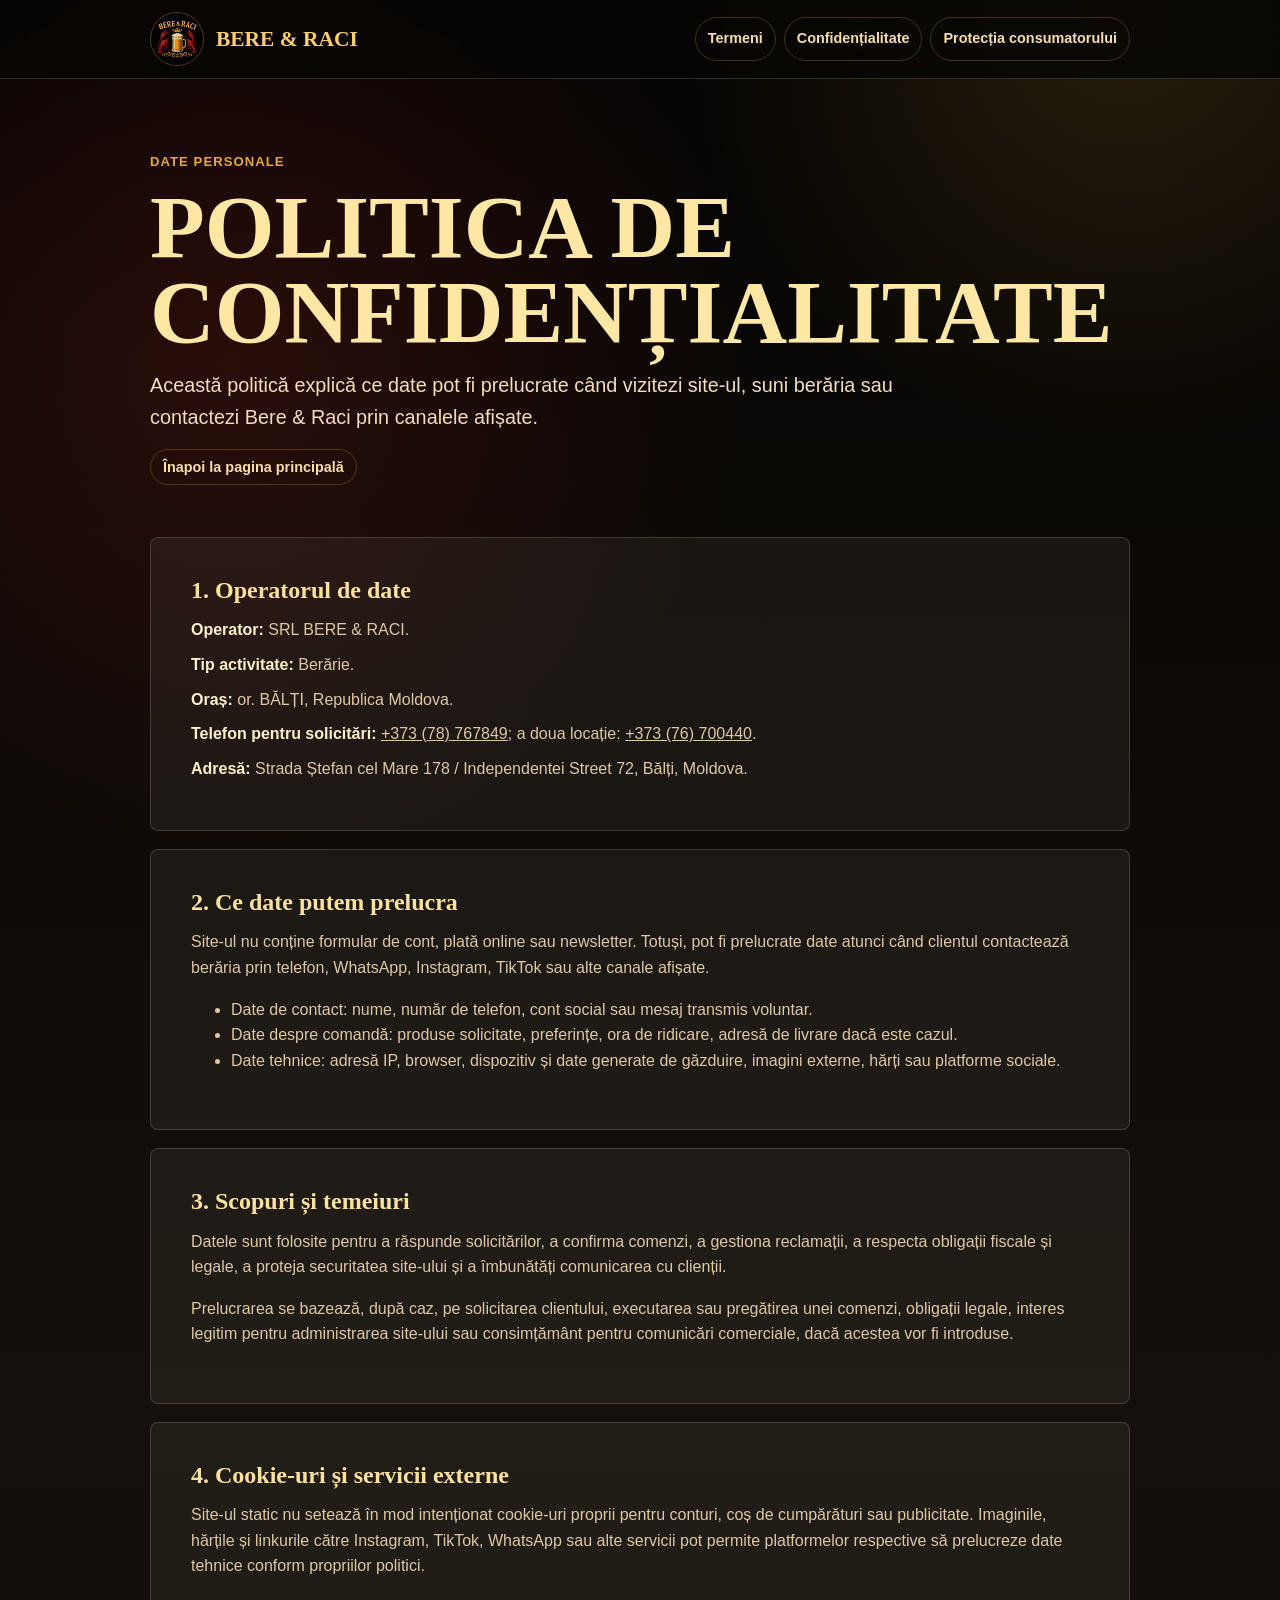
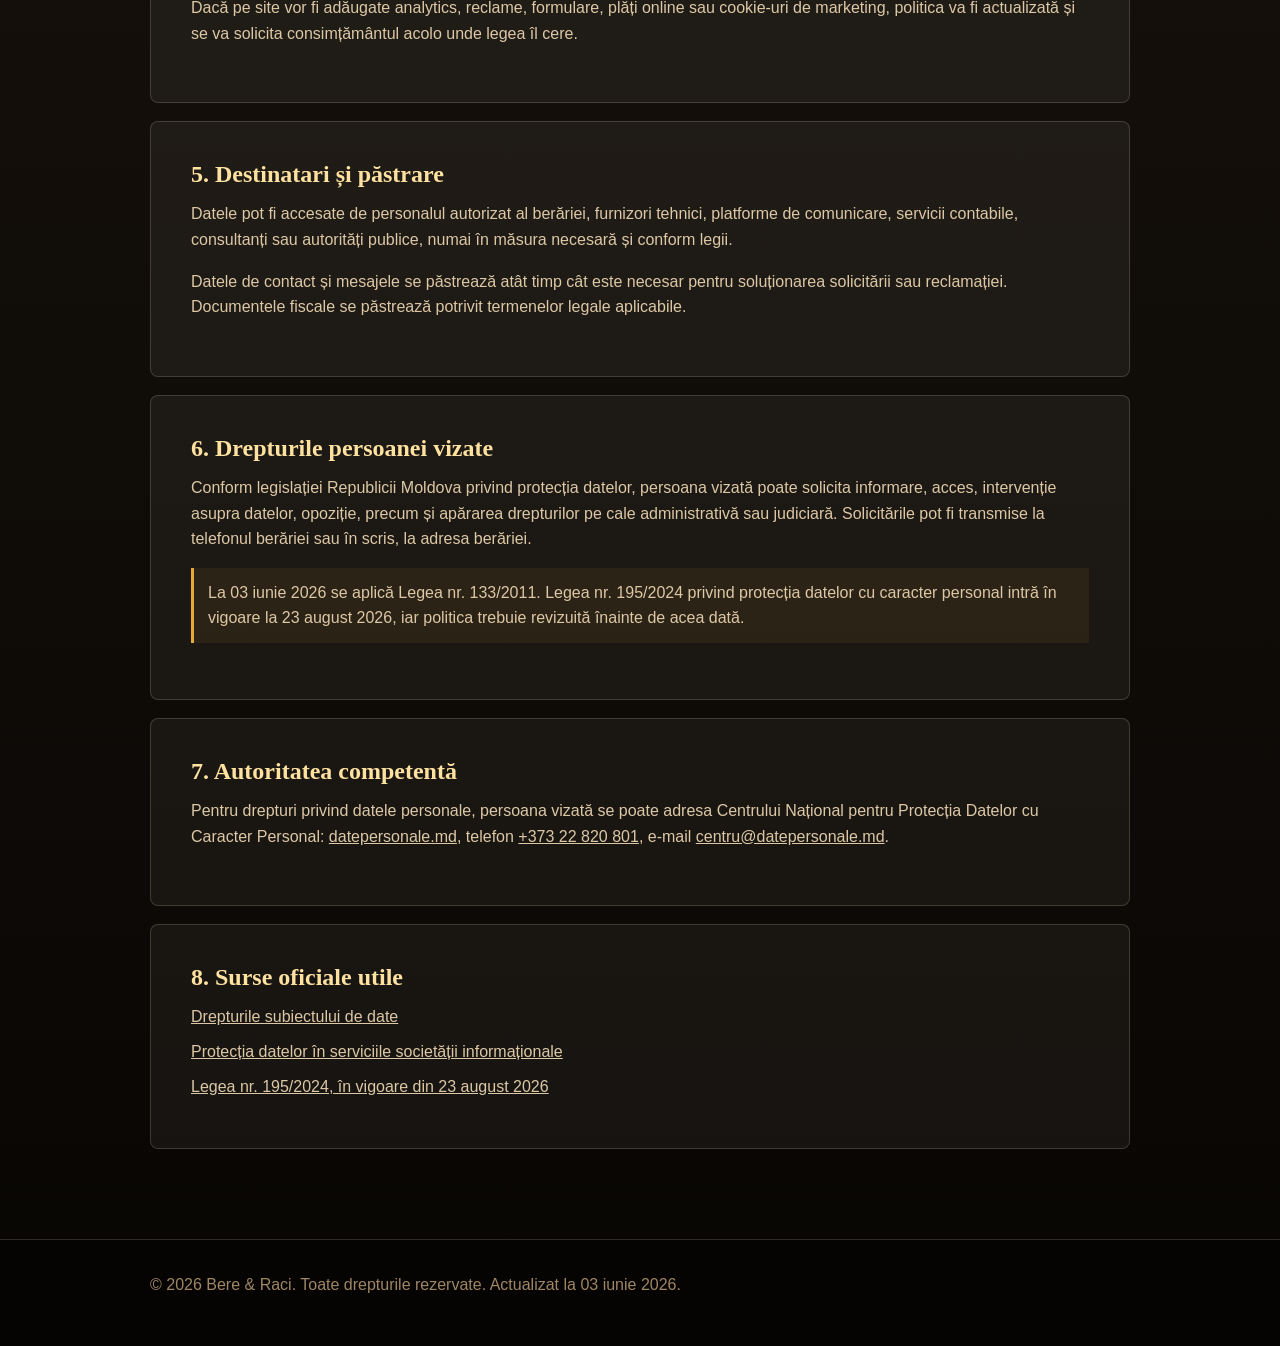
<file: politica-de-confidentialitate.html>
<!doctype html>
<html lang="ro">
<head>
  <meta charset="utf-8">
  <script>
    if (location.protocol === "http:" && /^(www\.)?bereraci\.md$/i.test(location.hostname)) {
      location.replace(`https://bereraci.md${location.pathname}${location.search}${location.hash}`);
    }
  </script>
  <meta name="viewport" content="width=device-width, initial-scale=1">
  <meta http-equiv="Content-Security-Policy" content="upgrade-insecure-requests">
  <title>Politica de confidențialitate | Bere & Raci</title>
  <meta name="description" content="Politica de confidențialitate pentru Bere & Raci din Bălți. Adrese corecte: Strada Ștefan cel Mare 178 și Independentei Street 72.">
  <meta name="robots" content="index, follow">
  <link rel="canonical" href="https://bereraci.md/politica-de-confidentialitate.html">
  <link rel="icon" type="image/png" sizes="96x96" href="https://bereraci.md/favicon-96x96.png">
  <link rel="icon" type="image/png" sizes="48x48" href="https://bereraci.md/favicon-48x48.png">
  <link rel="shortcut icon" href="https://bereraci.md/favicon.ico">
  <link rel="apple-touch-icon" sizes="180x180" href="https://bereraci.md/apple-touch-icon.png">
  <link rel="apple-touch-icon-precomposed" sizes="180x180" href="https://bereraci.md/apple-touch-icon-precomposed.png">
  <link rel="manifest" href="https://bereraci.md/site.webmanifest">
  <meta name="theme-color" content="#080604">
  <meta name="msapplication-TileColor" content="#080604">
  <meta name="msapplication-config" content="/browserconfig.xml">
  <link rel="stylesheet" href="legal.css">
</head>
<body>
  <header class="topbar">
    <div class="shell nav">
      <a class="brand" href="index.html" aria-label="Înapoi la Bere & Raci">
        <img class="brand-logo" src="logo-raci.jpg" alt="Logo Bere & Raci">
        <span class="brand-name">Bere & Raci</span>
      </a>
      <nav class="menu" aria-label="Pagini legale">
        <a href="termeni-si-conditii.html">Termeni</a>
        <a href="politica-de-confidentialitate.html">Confidențialitate</a>
        <a href="protectia-consumatorului.html">Protecția consumatorului</a>
      </nav>
    </div>
  </header>

  <main>
    <section class="hero">
      <div class="shell">
        <p class="eyebrow">Date personale</p>
        <h1>Politica de confidențialitate</h1>
        <p class="lead">Această politică explică ce date pot fi prelucrate când vizitezi site-ul, suni berăria sau contactezi Bere & Raci prin canalele afișate.</p>
        <a class="back-link" href="index.html">Înapoi la pagina principală</a>
      </div>
    </section>

    <section class="content">
      <div class="shell">
        <article class="legal-card">
          <h2>1. Operatorul de date</h2>
          <ul class="info-list">
            <li><strong>Operator:</strong> SRL BERE & RACI.</li>
            <li><strong>Tip activitate:</strong> Berărie.</li>
            <li><strong>Oraș:</strong> or. BĂLȚI, Republica Moldova.</li>
            <li><strong>Telefon pentru solicitări:</strong> <a href="tel:+37378767849">+373 (78) 767849</a>; a doua locație: <a href="tel:+37376700440">+373 (76) 700440</a>.</li>
            <li><strong>Adresă:</strong> Strada Ștefan cel Mare 178 / Independentei Street 72, Bălți, Moldova.</li>
          </ul>
        </article>

        <article class="legal-card">
          <h2>2. Ce date putem prelucra</h2>
          <p>Site-ul nu conține formular de cont, plată online sau newsletter. Totuși, pot fi prelucrate date atunci când clientul contactează berăria prin telefon, WhatsApp, Instagram, TikTok sau alte canale afișate.</p>
          <ul>
            <li>Date de contact: nume, număr de telefon, cont social sau mesaj transmis voluntar.</li>
            <li>Date despre comandă: produse solicitate, preferințe, ora de ridicare, adresă de livrare dacă este cazul.</li>
            <li>Date tehnice: adresă IP, browser, dispozitiv și date generate de găzduire, imagini externe, hărți sau platforme sociale.</li>
          </ul>
        </article>

        <article class="legal-card">
          <h2>3. Scopuri și temeiuri</h2>
          <p>Datele sunt folosite pentru a răspunde solicitărilor, a confirma comenzi, a gestiona reclamații, a respecta obligații fiscale și legale, a proteja securitatea site-ului și a îmbunătăți comunicarea cu clienții.</p>
          <p>Prelucrarea se bazează, după caz, pe solicitarea clientului, executarea sau pregătirea unei comenzi, obligații legale, interes legitim pentru administrarea site-ului sau consimțământ pentru comunicări comerciale, dacă acestea vor fi introduse.</p>
        </article>

        <article class="legal-card">
          <h2>4. Cookie-uri și servicii externe</h2>
          <p>Site-ul static nu setează în mod intenționat cookie-uri proprii pentru conturi, coș de cumpărături sau publicitate. Imaginile, hărțile și linkurile către Instagram, TikTok, WhatsApp sau alte servicii pot permite platformelor respective să prelucreze date tehnice conform propriilor politici.</p>
          <p>Dacă pe site vor fi adăugate analytics, reclame, formulare, plăți online sau cookie-uri de marketing, politica va fi actualizată și se va solicita consimțământul acolo unde legea îl cere.</p>
        </article>

        <article class="legal-card">
          <h2>5. Destinatari și păstrare</h2>
          <p>Datele pot fi accesate de personalul autorizat al berăriei, furnizori tehnici, platforme de comunicare, servicii contabile, consultanți sau autorități publice, numai în măsura necesară și conform legii.</p>
          <p>Datele de contact și mesajele se păstrează atât timp cât este necesar pentru soluționarea solicitării sau reclamației. Documentele fiscale se păstrează potrivit termenelor legale aplicabile.</p>
        </article>

        <article class="legal-card">
          <h2>6. Drepturile persoanei vizate</h2>
          <p>Conform legislației Republicii Moldova privind protecția datelor, persoana vizată poate solicita informare, acces, intervenție asupra datelor, opoziție, precum și apărarea drepturilor pe cale administrativă sau judiciară. Solicitările pot fi transmise la telefonul berăriei sau în scris, la adresa berăriei.</p>
          <p class="notice">La 03 iunie 2026 se aplică Legea nr. 133/2011. Legea nr. 195/2024 privind protecția datelor cu caracter personal intră în vigoare la 23 august 2026, iar politica trebuie revizuită înainte de acea dată.</p>
        </article>

        <article class="legal-card">
          <h2>7. Autoritatea competentă</h2>
          <p>Pentru drepturi privind datele personale, persoana vizată se poate adresa Centrului Național pentru Protecția Datelor cu Caracter Personal: <a href="https://datepersonale.md/" target="_blank" rel="noreferrer">datepersonale.md</a>, telefon <a href="tel:+37322820801">+373 22 820 801</a>, e-mail <a href="mailto:centru@datepersonale.md">centru@datepersonale.md</a>.</p>
        </article>

        <article class="legal-card">
          <h2>8. Surse oficiale utile</h2>
          <ul class="source-list">
            <li><a href="https://datepersonale.md/data-subjects/right-of-the-data-subjects/" target="_blank" rel="noreferrer">Drepturile subiectului de date</a></li>
            <li><a href="https://old.consumator.gov.md/rom/comertul-electronic" target="_blank" rel="noreferrer">Protecția datelor în serviciile societății informaționale</a></li>
            <li><a href="https://www.justice.gov.md/ro/content/noile-prevederi-care-vor-proteja-datele-cu-caracter-personal-incepand-cu-august-2026" target="_blank" rel="noreferrer">Legea nr. 195/2024, în vigoare din 23 august 2026</a></li>
          </ul>
        </article>
      </div>
    </section>
  </main>

  <footer>
    <div class="shell">
      <p>© 2026 Bere & Raci. Toate drepturile rezervate. Actualizat la 03 iunie 2026.</p>
    </div>
  </footer>
</body>
</html>
</file>
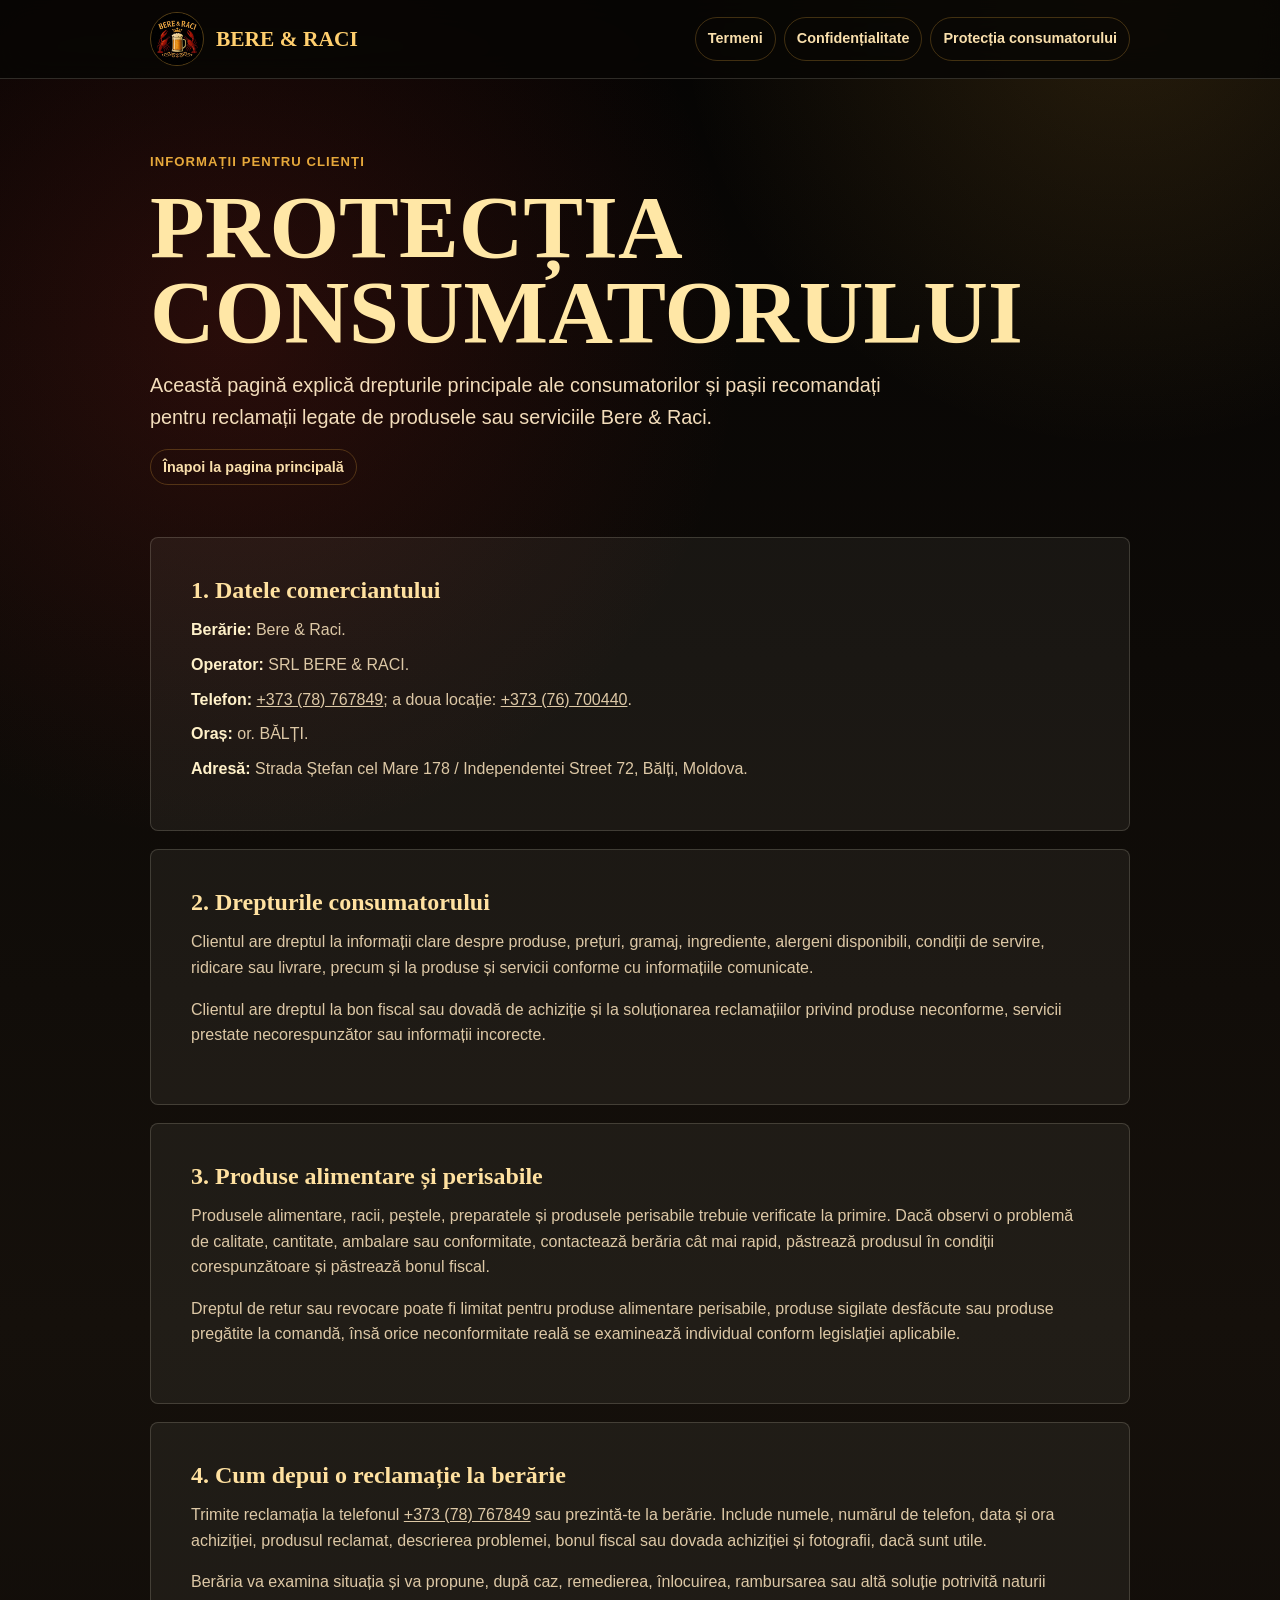
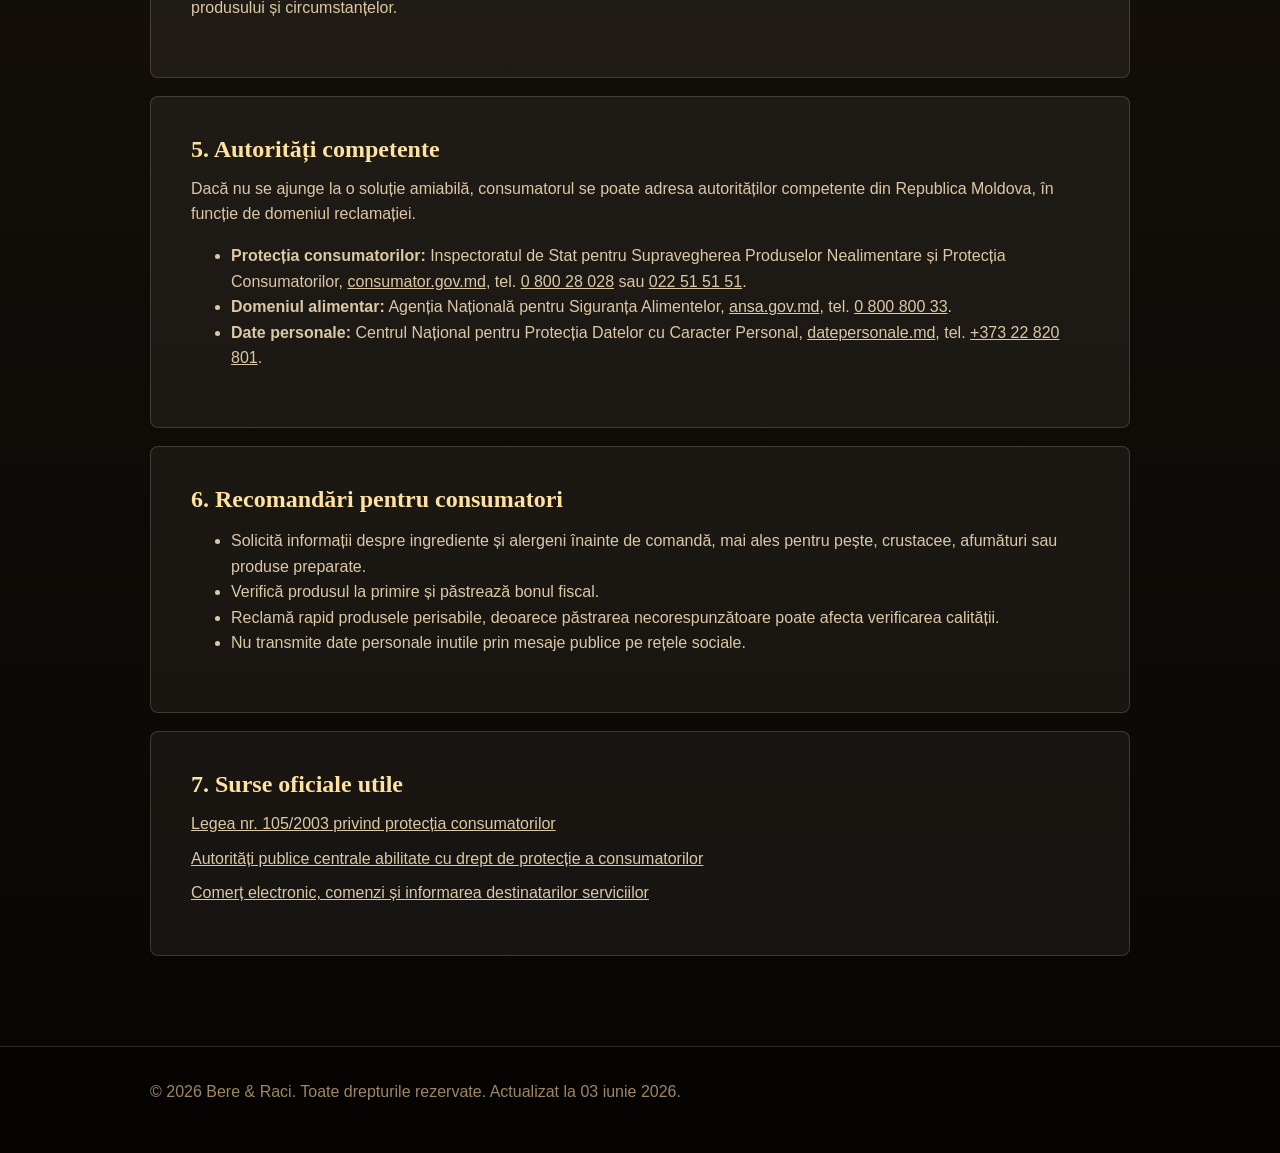
<file: protectia-consumatorului.html>
<!doctype html>
<html lang="ro">
<head>
  <meta charset="utf-8">
  <script>
    if (location.protocol === "http:" && /^(www\.)?bereraci\.md$/i.test(location.hostname)) {
      location.replace(`https://bereraci.md${location.pathname}${location.search}${location.hash}`);
    }
  </script>
  <meta name="viewport" content="width=device-width, initial-scale=1">
  <meta http-equiv="Content-Security-Policy" content="upgrade-insecure-requests">
  <title>Protecția consumatorului | Bere & Raci</title>
  <meta name="description" content="Informații despre protecția consumatorului pentru Bere & Raci din Bălți. Adrese corecte: Strada Ștefan cel Mare 178 și Independentei Street 72.">
  <meta name="robots" content="index, follow">
  <link rel="canonical" href="https://bereraci.md/protectia-consumatorului.html">
  <link rel="icon" type="image/png" sizes="96x96" href="https://bereraci.md/favicon-96x96.png">
  <link rel="icon" type="image/png" sizes="48x48" href="https://bereraci.md/favicon-48x48.png">
  <link rel="shortcut icon" href="https://bereraci.md/favicon.ico">
  <link rel="apple-touch-icon" sizes="180x180" href="https://bereraci.md/apple-touch-icon.png">
  <link rel="apple-touch-icon-precomposed" sizes="180x180" href="https://bereraci.md/apple-touch-icon-precomposed.png">
  <link rel="manifest" href="https://bereraci.md/site.webmanifest">
  <meta name="theme-color" content="#080604">
  <meta name="msapplication-TileColor" content="#080604">
  <meta name="msapplication-config" content="/browserconfig.xml">
  <link rel="stylesheet" href="legal.css">
</head>
<body>
  <header class="topbar">
    <div class="shell nav">
      <a class="brand" href="index.html" aria-label="Înapoi la Bere & Raci">
        <img class="brand-logo" src="logo-raci.jpg" alt="Logo Bere & Raci">
        <span class="brand-name">Bere & Raci</span>
      </a>
      <nav class="menu" aria-label="Pagini legale">
        <a href="termeni-si-conditii.html">Termeni</a>
        <a href="politica-de-confidentialitate.html">Confidențialitate</a>
        <a href="protectia-consumatorului.html">Protecția consumatorului</a>
      </nav>
    </div>
  </header>

  <main>
    <section class="hero">
      <div class="shell">
        <p class="eyebrow">Informații pentru clienți</p>
        <h1>Protecția consumatorului</h1>
        <p class="lead">Această pagină explică drepturile principale ale consumatorilor și pașii recomandați pentru reclamații legate de produsele sau serviciile Bere & Raci.</p>
        <a class="back-link" href="index.html">Înapoi la pagina principală</a>
      </div>
    </section>

    <section class="content">
      <div class="shell">
        <article class="legal-card">
          <h2>1. Datele comerciantului</h2>
          <ul class="info-list">
            <li><strong>Berărie:</strong> Bere & Raci.</li>
            <li><strong>Operator:</strong> SRL BERE & RACI.</li>
            <li><strong>Telefon:</strong> <a href="tel:+37378767849">+373 (78) 767849</a>; a doua locație: <a href="tel:+37376700440">+373 (76) 700440</a>.</li>
            <li><strong>Oraș:</strong> or. BĂLȚI.</li>
            <li><strong>Adresă:</strong> Strada Ștefan cel Mare 178 / Independentei Street 72, Bălți, Moldova.</li>
          </ul>
        </article>

        <article class="legal-card">
          <h2>2. Drepturile consumatorului</h2>
          <p>Clientul are dreptul la informații clare despre produse, prețuri, gramaj, ingrediente, alergeni disponibili, condiții de servire, ridicare sau livrare, precum și la produse și servicii conforme cu informațiile comunicate.</p>
          <p>Clientul are dreptul la bon fiscal sau dovadă de achiziție și la soluționarea reclamațiilor privind produse neconforme, servicii prestate necorespunzător sau informații incorecte.</p>
        </article>

        <article class="legal-card">
          <h2>3. Produse alimentare și perisabile</h2>
          <p>Produsele alimentare, racii, peștele, preparatele și produsele perisabile trebuie verificate la primire. Dacă observi o problemă de calitate, cantitate, ambalare sau conformitate, contactează berăria cât mai rapid, păstrează produsul în condiții corespunzătoare și păstrează bonul fiscal.</p>
          <p>Dreptul de retur sau revocare poate fi limitat pentru produse alimentare perisabile, produse sigilate desfăcute sau produse pregătite la comandă, însă orice neconformitate reală se examinează individual conform legislației aplicabile.</p>
        </article>

        <article class="legal-card">
          <h2>4. Cum depui o reclamație la berărie</h2>
          <p>Trimite reclamația la telefonul <a href="tel:+37378767849">+373 (78) 767849</a> sau prezintă-te la berărie. Include numele, numărul de telefon, data și ora achiziției, produsul reclamat, descrierea problemei, bonul fiscal sau dovada achiziției și fotografii, dacă sunt utile.</p>
          <p>Berăria va examina situația și va propune, după caz, remedierea, înlocuirea, rambursarea sau altă soluție potrivită naturii produsului și circumstanțelor.</p>
        </article>

        <article class="legal-card">
          <h2>5. Autorități competente</h2>
          <p>Dacă nu se ajunge la o soluție amiabilă, consumatorul se poate adresa autorităților competente din Republica Moldova, în funcție de domeniul reclamației.</p>
          <ul>
            <li><strong>Protecția consumatorilor:</strong> Inspectoratul de Stat pentru Supravegherea Produselor Nealimentare și Protecția Consumatorilor, <a href="https://consumator.gov.md/" target="_blank" rel="noreferrer">consumator.gov.md</a>, tel. <a href="tel:080028028">0 800 28 028</a> sau <a href="tel:+37322515151">022 51 51 51</a>.</li>
            <li><strong>Domeniul alimentar:</strong> Agenția Națională pentru Siguranța Alimentelor, <a href="https://ansa.gov.md/" target="_blank" rel="noreferrer">ansa.gov.md</a>, tel. <a href="tel:080080033">0 800 800 33</a>.</li>
            <li><strong>Date personale:</strong> Centrul Național pentru Protecția Datelor cu Caracter Personal, <a href="https://datepersonale.md/" target="_blank" rel="noreferrer">datepersonale.md</a>, tel. <a href="tel:+37322820801">+373 22 820 801</a>.</li>
          </ul>
        </article>

        <article class="legal-card">
          <h2>6. Recomandări pentru consumatori</h2>
          <ul>
            <li>Solicită informații despre ingrediente și alergeni înainte de comandă, mai ales pentru pește, crustacee, afumături sau produse preparate.</li>
            <li>Verifică produsul la primire și păstrează bonul fiscal.</li>
            <li>Reclamă rapid produsele perisabile, deoarece păstrarea necorespunzătoare poate afecta verificarea calității.</li>
            <li>Nu transmite date personale inutile prin mesaje publice pe rețele sociale.</li>
          </ul>
        </article>

        <article class="legal-card">
          <h2>7. Surse oficiale utile</h2>
          <ul class="source-list">
            <li><a href="https://consumator.gov.md/ro/acte-legislative/legea-1052003-privind-protectia-consumatorilor" target="_blank" rel="noreferrer">Legea nr. 105/2003 privind protecția consumatorilor</a></li>
            <li><a href="https://consumator.gov.md/ro/print/pdf/node/581" target="_blank" rel="noreferrer">Autorități publice centrale abilitate cu drept de protecție a consumatorilor</a></li>
            <li><a href="https://old.consumator.gov.md/rom/comertul-electronic" target="_blank" rel="noreferrer">Comerț electronic, comenzi și informarea destinatarilor serviciilor</a></li>
          </ul>
        </article>
      </div>
    </section>
  </main>

  <footer>
    <div class="shell">
      <p>© 2026 Bere & Raci. Toate drepturile rezervate. Actualizat la 03 iunie 2026.</p>
    </div>
  </footer>
</body>
</html>
</file>
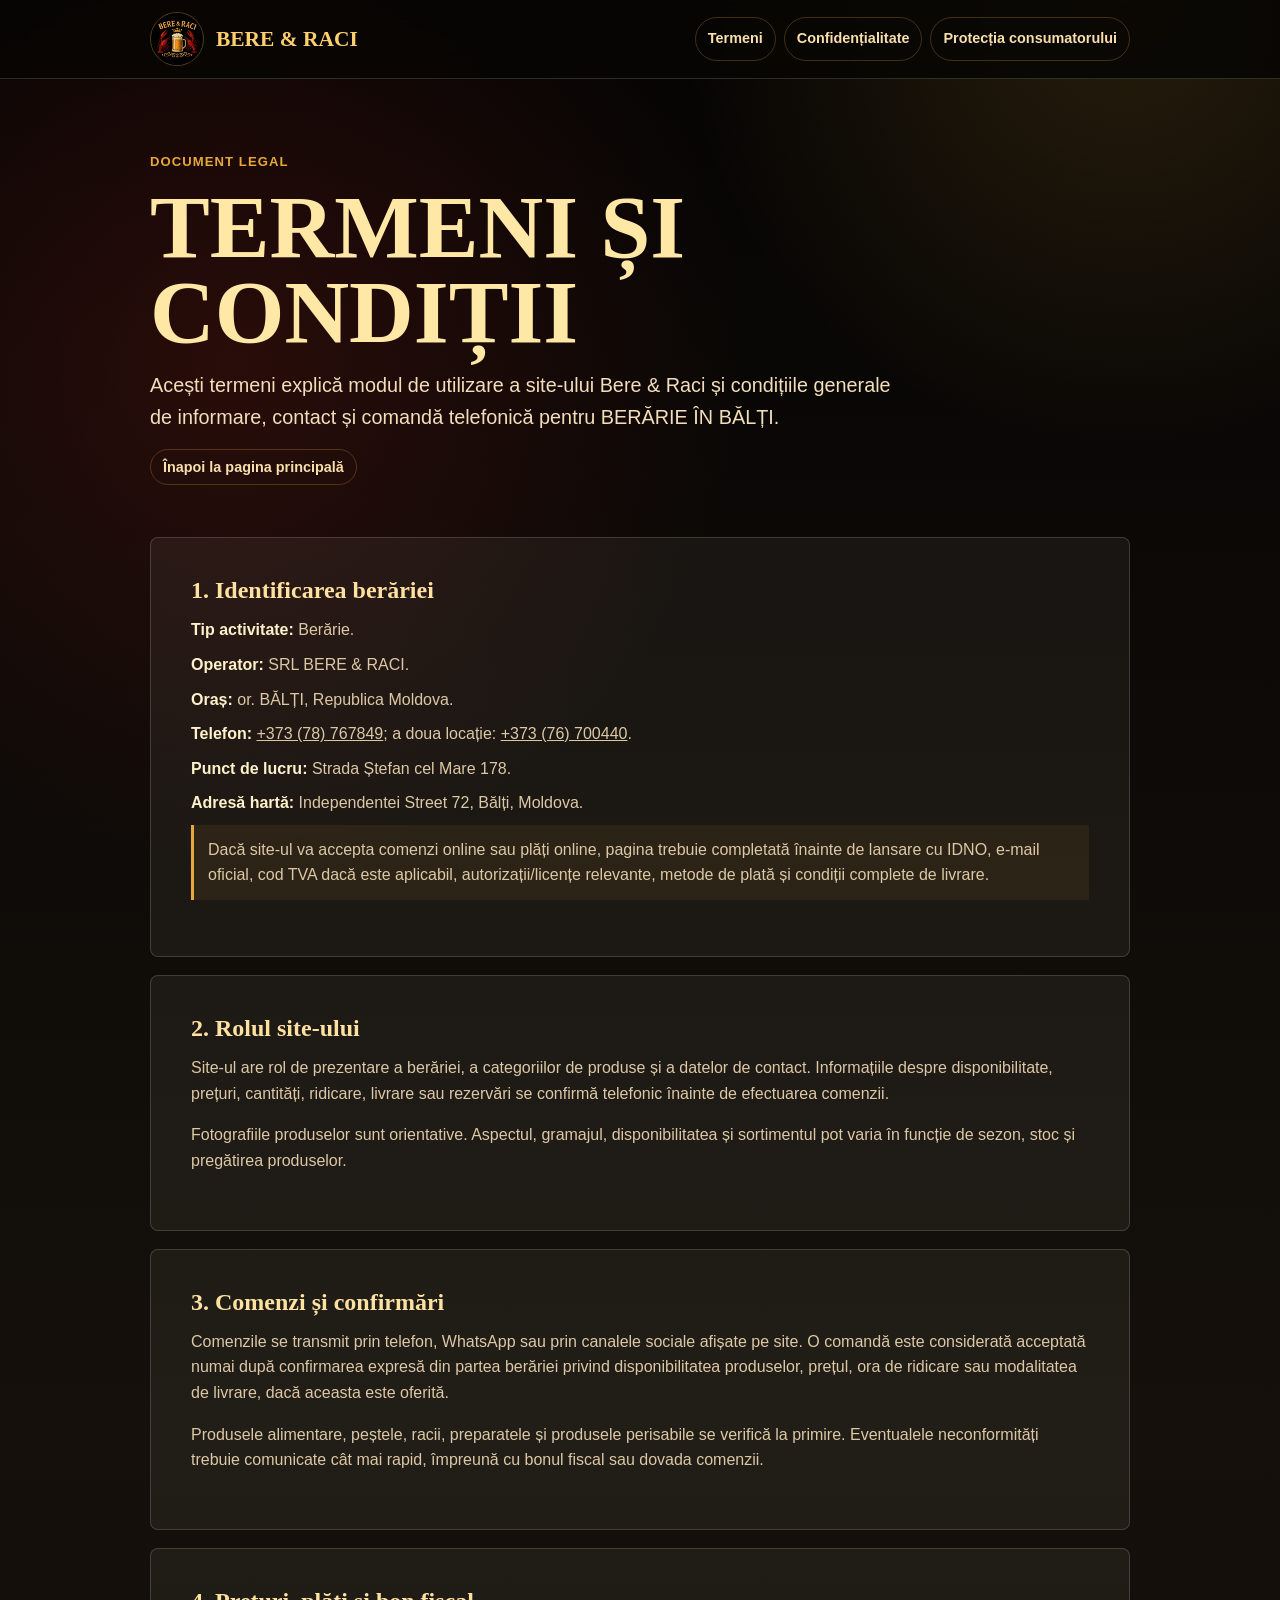
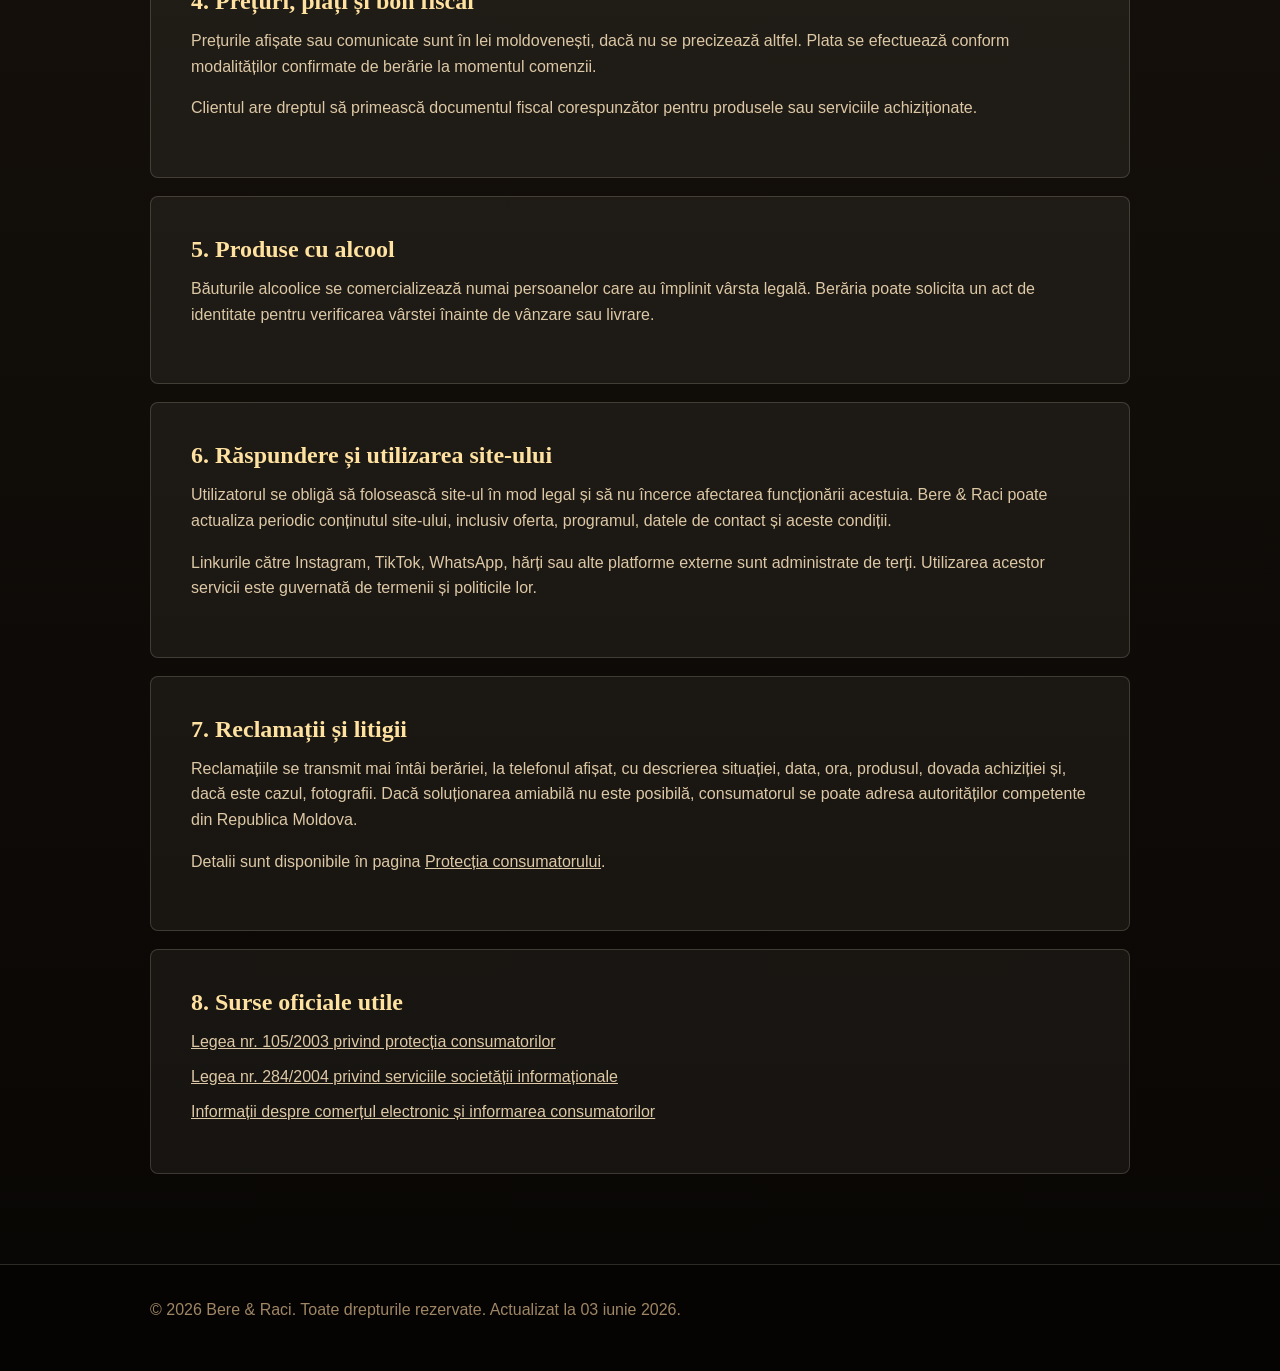
<file: termeni-si-conditii.html>
<!doctype html>
<html lang="ro">
<head>
  <meta charset="utf-8">
  <script>
    if (location.protocol === "http:" && /^(www\.)?bereraci\.md$/i.test(location.hostname)) {
      location.replace(`https://bereraci.md${location.pathname}${location.search}${location.hash}`);
    }
  </script>
  <meta name="viewport" content="width=device-width, initial-scale=1">
  <meta http-equiv="Content-Security-Policy" content="upgrade-insecure-requests">
  <title>Termeni și condiții | Bere & Raci</title>
  <meta name="description" content="Termeni și condiții pentru Bere & Raci din Bălți. Adrese corecte: Strada Ștefan cel Mare 178 și Independentei Street 72.">
  <meta name="robots" content="index, follow">
  <link rel="canonical" href="https://bereraci.md/termeni-si-conditii.html">
  <link rel="icon" type="image/png" sizes="96x96" href="https://bereraci.md/favicon-96x96.png">
  <link rel="icon" type="image/png" sizes="48x48" href="https://bereraci.md/favicon-48x48.png">
  <link rel="shortcut icon" href="https://bereraci.md/favicon.ico">
  <link rel="apple-touch-icon" sizes="180x180" href="https://bereraci.md/apple-touch-icon.png">
  <link rel="apple-touch-icon-precomposed" sizes="180x180" href="https://bereraci.md/apple-touch-icon-precomposed.png">
  <link rel="manifest" href="https://bereraci.md/site.webmanifest">
  <meta name="theme-color" content="#080604">
  <meta name="msapplication-TileColor" content="#080604">
  <meta name="msapplication-config" content="/browserconfig.xml">
  <link rel="stylesheet" href="legal.css">
</head>
<body>
  <header class="topbar">
    <div class="shell nav">
      <a class="brand" href="index.html" aria-label="Înapoi la Bere & Raci">
        <img class="brand-logo" src="logo-raci.jpg" alt="Logo Bere & Raci">
        <span class="brand-name">Bere & Raci</span>
      </a>
      <nav class="menu" aria-label="Pagini legale">
        <a href="termeni-si-conditii.html">Termeni</a>
        <a href="politica-de-confidentialitate.html">Confidențialitate</a>
        <a href="protectia-consumatorului.html">Protecția consumatorului</a>
      </nav>
    </div>
  </header>

  <main>
    <section class="hero">
      <div class="shell">
        <p class="eyebrow">Document legal</p>
        <h1>Termeni și condiții</h1>
        <p class="lead">Acești termeni explică modul de utilizare a site-ului Bere & Raci și condițiile generale de informare, contact și comandă telefonică pentru BERĂRIE ÎN BĂLȚI.</p>
        <a class="back-link" href="index.html">Înapoi la pagina principală</a>
      </div>
    </section>

    <section class="content">
      <div class="shell">
        <article class="legal-card">
          <h2>1. Identificarea berăriei</h2>
          <ul class="info-list">
            <li><strong>Tip activitate:</strong> Berărie.</li>
            <li><strong>Operator:</strong> SRL BERE & RACI.</li>
            <li><strong>Oraș:</strong> or. BĂLȚI, Republica Moldova.</li>
            <li><strong>Telefon:</strong> <a href="tel:+37378767849">+373 (78) 767849</a>; a doua locație: <a href="tel:+37376700440">+373 (76) 700440</a>.</li>
            <li><strong>Punct de lucru:</strong> Strada Ștefan cel Mare 178.</li>
            <li><strong>Adresă hartă:</strong> Independentei Street 72, Bălți, Moldova.</li>
          </ul>
          <p class="notice">Dacă site-ul va accepta comenzi online sau plăți online, pagina trebuie completată înainte de lansare cu IDNO, e-mail oficial, cod TVA dacă este aplicabil, autorizații/licențe relevante, metode de plată și condiții complete de livrare.</p>
        </article>

        <article class="legal-card">
          <h2>2. Rolul site-ului</h2>
          <p>Site-ul are rol de prezentare a berăriei, a categoriilor de produse și a datelor de contact. Informațiile despre disponibilitate, prețuri, cantități, ridicare, livrare sau rezervări se confirmă telefonic înainte de efectuarea comenzii.</p>
          <p>Fotografiile produselor sunt orientative. Aspectul, gramajul, disponibilitatea și sortimentul pot varia în funcție de sezon, stoc și pregătirea produselor.</p>
        </article>

        <article class="legal-card">
          <h2>3. Comenzi și confirmări</h2>
          <p>Comenzile se transmit prin telefon, WhatsApp sau prin canalele sociale afișate pe site. O comandă este considerată acceptată numai după confirmarea expresă din partea berăriei privind disponibilitatea produselor, prețul, ora de ridicare sau modalitatea de livrare, dacă aceasta este oferită.</p>
          <p>Produsele alimentare, peștele, racii, preparatele și produsele perisabile se verifică la primire. Eventualele neconformități trebuie comunicate cât mai rapid, împreună cu bonul fiscal sau dovada comenzii.</p>
        </article>

        <article class="legal-card">
          <h2>4. Prețuri, plăți și bon fiscal</h2>
          <p>Prețurile afișate sau comunicate sunt în lei moldovenești, dacă nu se precizează altfel. Plata se efectuează conform modalităților confirmate de berărie la momentul comenzii.</p>
          <p>Clientul are dreptul să primească documentul fiscal corespunzător pentru produsele sau serviciile achiziționate.</p>
        </article>

        <article class="legal-card">
          <h2>5. Produse cu alcool</h2>
          <p>Băuturile alcoolice se comercializează numai persoanelor care au împlinit vârsta legală. Berăria poate solicita un act de identitate pentru verificarea vârstei înainte de vânzare sau livrare.</p>
        </article>

        <article class="legal-card">
          <h2>6. Răspundere și utilizarea site-ului</h2>
          <p>Utilizatorul se obligă să folosească site-ul în mod legal și să nu încerce afectarea funcționării acestuia. Bere & Raci poate actualiza periodic conținutul site-ului, inclusiv oferta, programul, datele de contact și aceste condiții.</p>
          <p>Linkurile către Instagram, TikTok, WhatsApp, hărți sau alte platforme externe sunt administrate de terți. Utilizarea acestor servicii este guvernată de termenii și politicile lor.</p>
        </article>

        <article class="legal-card">
          <h2>7. Reclamații și litigii</h2>
          <p>Reclamațiile se transmit mai întâi berăriei, la telefonul afișat, cu descrierea situației, data, ora, produsul, dovada achiziției și, dacă este cazul, fotografii. Dacă soluționarea amiabilă nu este posibilă, consumatorul se poate adresa autorităților competente din Republica Moldova.</p>
          <p>Detalii sunt disponibile în pagina <a href="protectia-consumatorului.html">Protecția consumatorului</a>.</p>
        </article>

        <article class="legal-card">
          <h2>8. Surse oficiale utile</h2>
          <ul class="source-list">
            <li><a href="https://consumator.gov.md/ro/acte-legislative/legea-1052003-privind-protectia-consumatorilor" target="_blank" rel="noreferrer">Legea nr. 105/2003 privind protecția consumatorilor</a></li>
            <li><a href="https://consumator.gov.md/ro/acte-legislative/legea-nr-2842004-privind-serviciile-societatii-informationale" target="_blank" rel="noreferrer">Legea nr. 284/2004 privind serviciile societății informaționale</a></li>
            <li><a href="https://old.consumator.gov.md/rom/comertul-electronic" target="_blank" rel="noreferrer">Informații despre comerțul electronic și informarea consumatorilor</a></li>
          </ul>
        </article>
      </div>
    </section>
  </main>

  <footer>
    <div class="shell">
      <p>© 2026 Bere & Raci. Toate drepturile rezervate. Actualizat la 03 iunie 2026.</p>
    </div>
  </footer>
</body>
</html>
</file>
<file: legal.css>
:root {
  --ink: #080604;
  --gold: #e6a83b;
  --amber: #ffcf6e;
  --red: #bb261f;
  --cream: #fff4df;
  --muted: #c9b18c;
  --line: rgba(255, 244, 223, .16);
}

* {
  box-sizing: border-box;
}

html {
  scroll-behavior: smooth;
}

body {
  margin: 0;
  font-family: Inter, "Segoe UI", Arial, sans-serif;
  color: var(--cream);
  background:
    radial-gradient(circle at 18% 12%, rgba(187, 38, 31, .18), transparent 32rem),
    radial-gradient(circle at 88% 0%, rgba(230, 168, 59, .15), transparent 28rem),
    linear-gradient(180deg, #050403 0%, #15100b 48%, #080604 100%);
  line-height: 1.6;
}

a {
  color: inherit;
}

.shell {
  width: min(980px, calc(100% - 32px));
  margin: 0 auto;
}

.topbar {
  position: sticky;
  top: 0;
  z-index: 20;
  background: rgba(8, 6, 4, .86);
  border-bottom: 1px solid var(--line);
  backdrop-filter: blur(16px);
}

.nav {
  display: flex;
  align-items: center;
  justify-content: space-between;
  min-height: 78px;
  gap: 18px;
}

.brand {
  display: inline-flex;
  align-items: center;
  gap: 12px;
  text-decoration: none;
}

.brand-logo {
  width: 54px;
  height: 54px;
  object-fit: contain;
  border-radius: 50%;
  background: #000;
  border: 1px solid rgba(230, 168, 59, .36);
}

.brand-name {
  font-family: Georgia, "Times New Roman", serif;
  font-size: 1.34rem;
  font-weight: 800;
  color: var(--amber);
  text-transform: uppercase;
}

.menu {
  display: flex;
  gap: 8px;
  flex-wrap: wrap;
  justify-content: flex-end;
}

.menu a,
.back-link {
  border: 1px solid rgba(230, 168, 59, .26);
  border-radius: 999px;
  padding: 9px 12px;
  color: #f9dfac;
  text-decoration: none;
  font-weight: 800;
  font-size: .9rem;
}

.hero {
  padding: 72px 0 34px;
}

.eyebrow {
  margin: 0 0 12px;
  color: var(--gold);
  font-weight: 900;
  text-transform: uppercase;
  letter-spacing: .08em;
  font-size: .82rem;
}

h1,
h2,
h3,
p {
  margin-top: 0;
}

h1 {
  max-width: 820px;
  margin-bottom: 16px;
  font-family: Georgia, "Times New Roman", serif;
  font-size: clamp(2.8rem, 7vw, 5.8rem);
  line-height: .95;
  color: #ffe7a6;
  text-transform: uppercase;
}

.lead {
  max-width: 760px;
  color: #f3ddbb;
  font-size: clamp(1.05rem, 2vw, 1.24rem);
}

.content {
  padding: 24px 0 72px;
}

.legal-card {
  border: 1px solid var(--line);
  border-radius: 8px;
  padding: clamp(22px, 4vw, 40px);
  background: rgba(255, 244, 223, .055);
  margin-bottom: 18px;
}

.legal-card h2 {
  font-family: Georgia, "Times New Roman", serif;
  color: #ffe1a0;
  line-height: 1.05;
  margin-bottom: 14px;
}

.legal-card h3 {
  color: var(--amber);
  margin-bottom: 8px;
}

.legal-card p,
.legal-card li {
  color: #ddc8a6;
}

.info-list,
.source-list {
  list-style: none;
  padding: 0;
  margin: 0;
}

.info-list li,
.source-list li {
  margin-bottom: 9px;
}

.info-list strong {
  color: #fff1c9;
}

.notice {
  border-left: 3px solid var(--gold);
  padding: 12px 14px;
  background: rgba(230, 168, 59, .08);
  color: #ffe3a6;
}

footer {
  border-top: 1px solid var(--line);
  padding: 32px 0;
  background: #060403;
  color: #9f8664;
}

footer a {
  color: #ffd27a;
}

@media (max-width: 720px) {
  .shell {
    width: min(100% - 22px, 980px);
  }

  .nav {
    align-items: flex-start;
    flex-direction: column;
    padding: 12px 0;
  }

  .menu {
    justify-content: flex-start;
  }
}
</file>
